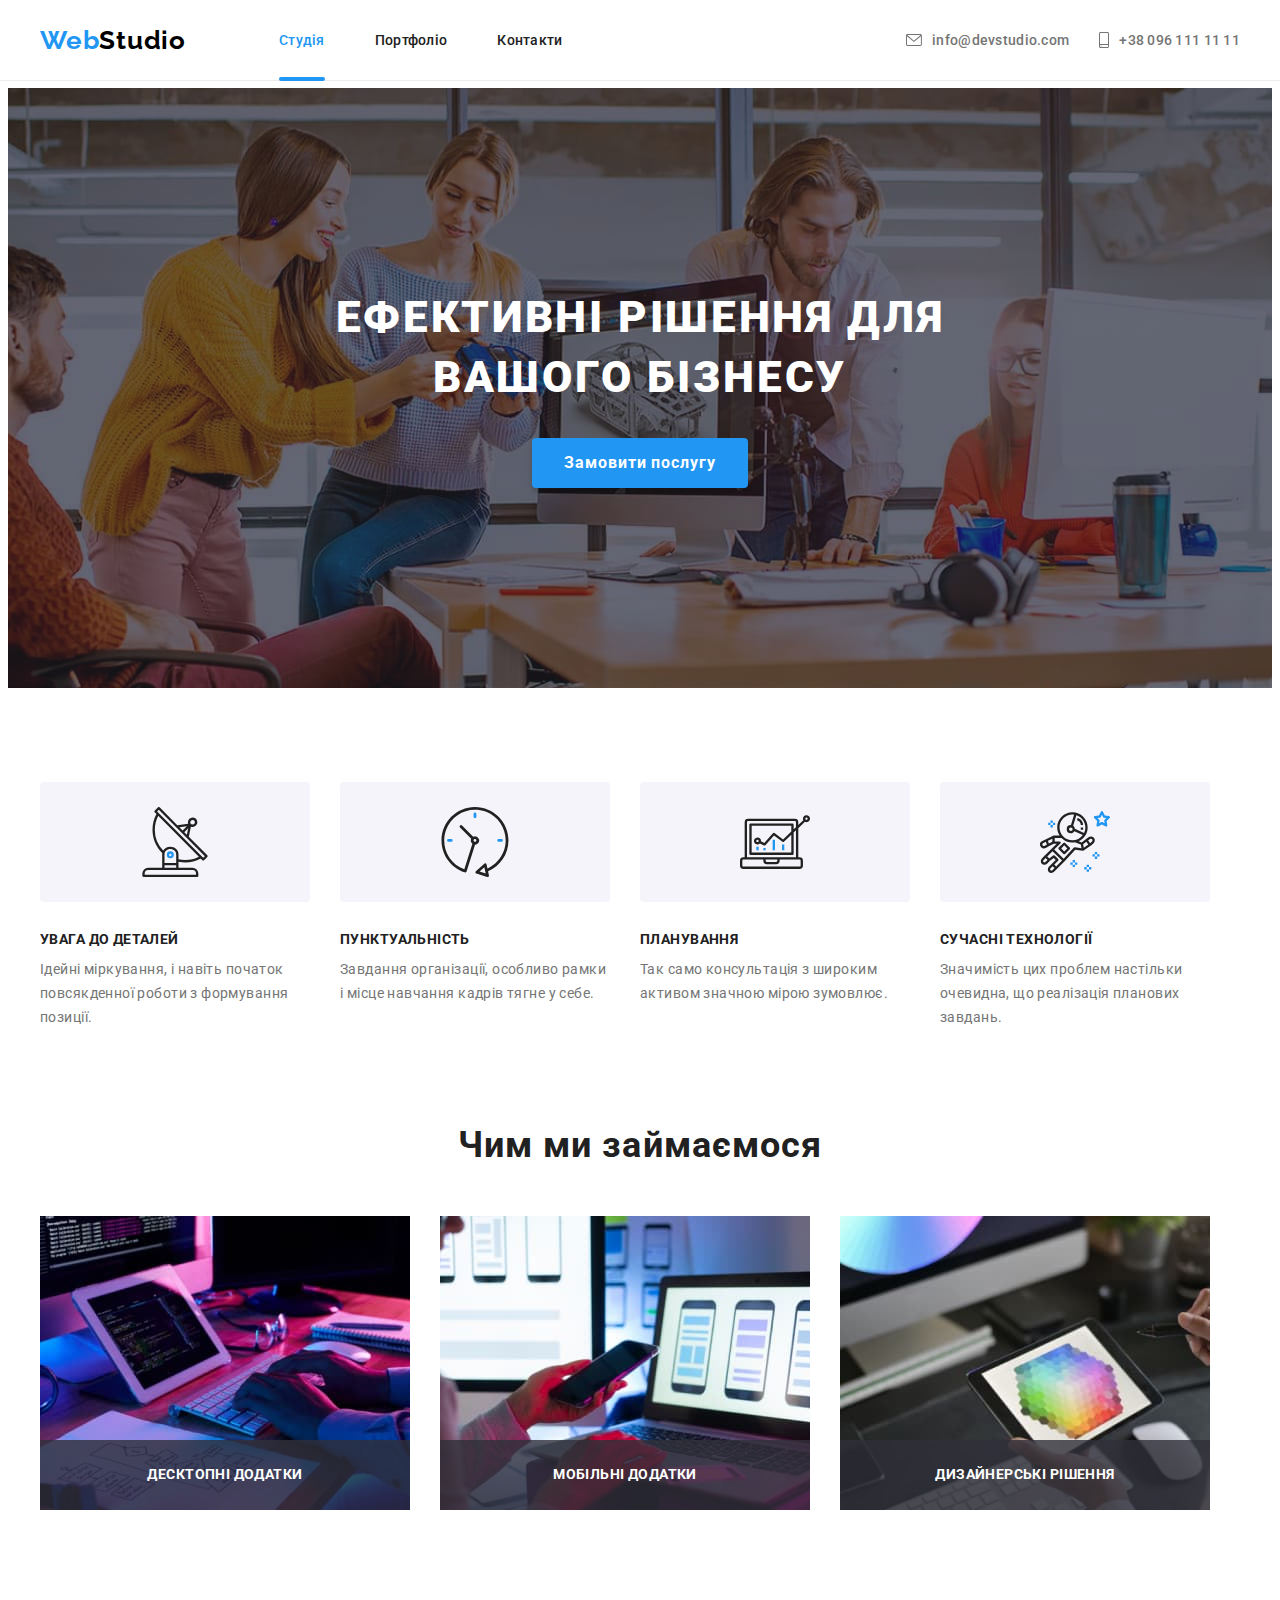
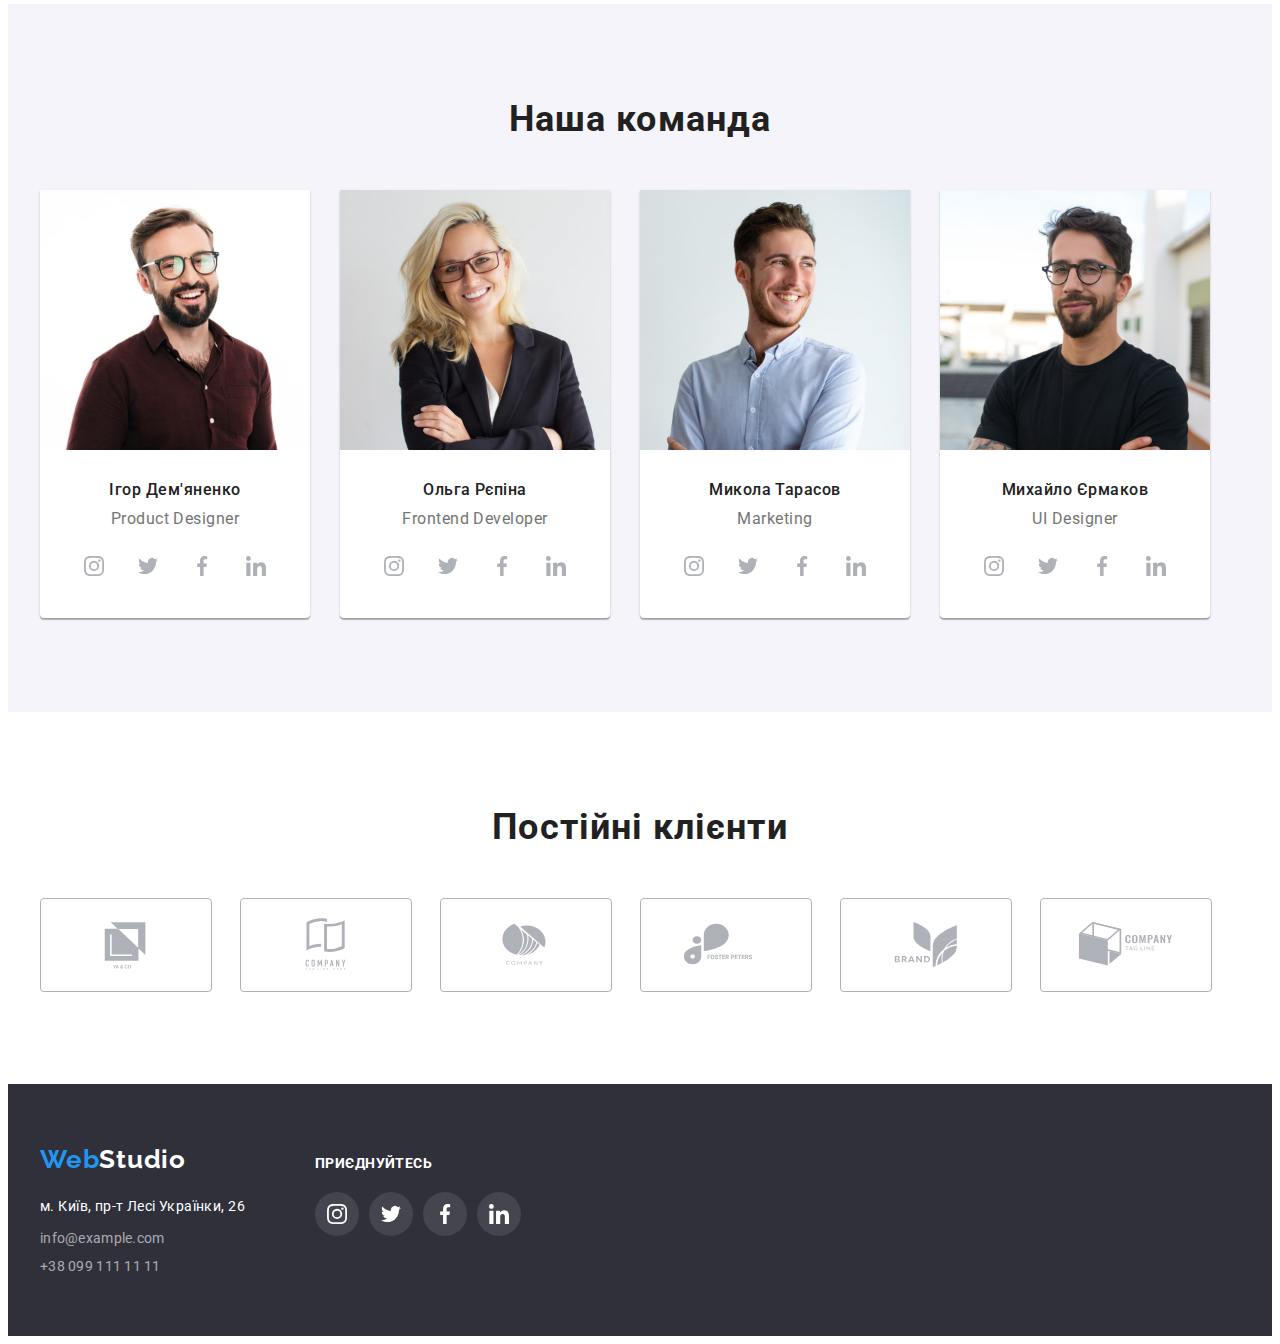
<file: index.html>
<!DOCTYPE html>
<html lang="uk">
<head>
    <meta charset="UTF-8"/>
    <meta http-equiv="X-UA-Compatible" content="IE=edge"/>
    <meta name="viewport" content="width=device-width, initial-scale=1.0"/>
    <title>Студія</title>
    <link rel="preconnect" href="https://fonts.googleapis.com"/>
    <link rel="preconnect" href="https://fonts.gstatic.com" crossorigin/>
    <link href="https://fonts.googleapis.com/css2?family=Raleway:wght@700&family=Roboto:wght@400;500;700;900&display=swap" rel="stylesheet"/>
    <link rel="stylesheet" href="https://cdnjs.cloudflare.com/ajax/libs/modern-normalize/1.1.0/modern-normalize.min.css" integrity="sha512-wpPYUAdjBVSE4KJnH1VR1HeZfpl1ub8YT/NKx4PuQ5NmX2tKuGu6U/JRp5y+Y8XG2tV+wKQpNHVUX03MfMFn9Q==" crossorigin="anonymous" referrerpolicy="no-referrer" />
    <link rel="stylesheet" href="./css/styles.css"/>
</head>
<body>
    <header class="cap">
        <div class="container cap-container">
            <a href ="./index.html" class="cap-logo link" ><span>Web</span>Studio</a>
            <nav class="cap-nav">
                <ul class="cap-list list">
                    <li class="cap-item">
                        <a href="./index.html" class="cap-link link current">Студія</a></li>
                    <li class="cap-item">
                        <a href="./portfolio.html" class="cap-link link ">Портфоліо</a></li>
                    <li class="cap-item">
                        <a href="" class="cap-link link">Контакти</a></li>
                </ul>
            </nav>    
            <ul class="cap-listtoo list">
                <li class="cap-itemtoo">
                    <a href="mailto:info@devstudio.com" class="cap-email link">
                        <svg class="cap-email-icon" width="16" height="12">
                            <use href="./images/icons.svg#icon-email"></use>
                        </svg>
                        <span>info@devstudio.com</span>
                    </a>
                </li>
                <li class="cap-itemtoo">
                    <a href="tel:+380961111111" class="cap-tel link">
                        <svg class="cap-tel-icon" width="10" height="16">
                            <use href="./images/icons.svg#icon-tel"></use>
                        </svg>
                        <span>+38 096 111 11 11</span>
                    </a></li>
            </ul>  
        </div>
    </header>
    <main>
        <section class="decision section">
            <div class="container">
                <h1 class="decision-title">Ефективні рішення для<br/>вашого бізнесу</h1>
                <button type="button" class="decision-btn" data-modal-open >Замовити послугу</button>
            </div>       
        </section>
        <section class="features section">
            <div class="container">
                <h2  class="visually-hidden">Переваги</h2>
                <ul class="features-items list">
                    <li class="features-item ">
                        <div class="features-item-icon">
                            <svg class="icon-antena" width="70" height="70">
                                <use href="./images/icons.svg#icon-antena">                            </use>
                            </svg>
                        </div>
                        <h3  class="features-subtitle">УВАГА ДО ДЕТАЛЕЙ</h3>
                        <p class="features-text">Ідейні міркування, і навіть початок повсякденної роботи з формування позиції.</p>
                    </li>
                    <li class="features-item ">
                        <div class="features-item-icon">
                            <svg class="icon-clock" width="70" height="70">
                                <use href="./images/icons.svg#icon-clock">                            </use>
                            </svg>
                        </div>
                        <h3  class="features-subtitle">ПУНКТУАЛЬНІСТЬ</h3>
                        <p class="features-text">Завдання організації, особливо рамки і місце навчання кадрів тягне у себе.</p>
                    </li>
                    <li class="features-item ">
                        <div class="features-item-icon">
                            <svg class="icon-diagram" width="70" height="70">
                                <use href="./images/icons.svg#icon-diagram">                            </use>
                            </svg>
                        </div>
                        <h3  class="features-subtitle">ПЛАНУВАННЯ</h3>
                        <p class="features-text">Так само консультація з широким активом значною мірою зумовлює.</p>
                    </li>
                    <li class="features-item ">
                        <div class="features-item-icon">
                            <svg class="icon-astronaut" width="70" height="70">
                                <use href="./images/icons.svg#icon-astronaut">                            </use>
                            </svg>
                        </div>
                        <h3  class="features-subtitle">СУЧАСНІ ТЕХНОЛОГІЇ</h3>
                        <p class="features-text">Значимість цих проблем настільки очевидна, що реалізація планових завдань.</p>
                    </li>
                </ul>
            </div>
        </section>
        <section class="examples section">
            <div class="container">
                <h2  class="examples-title">Чим ми займаємося</h2>
                <ul class="examples-items list">
                    <li class="examples-item">
                        <img src="./images/img-hw-01-1.jpg" alt="розмітка сайту" width="370" height="294">
                        <div class="examples-subitem"><p class="examples-text">Десктопні додатки</p></div>
                    </li>
                    <li class="examples-item">
                        <img src="./images/img-hw-01-2.jpg" alt="підбір інтерфейсу мобільного додатку" width="370" height="294">
                        <div class="examples-subitem"><p class="examples-text">Мобільні додатки</p></div>
                    </li>
                    <li class="examples-item">
                        <img src="./images/img-hw-01-3.jpg" alt="кольорова палітра для макета сайту" width="370" height="294">
                        <div class="examples-subitem"><p class="examples-text">Дизайнерські рішення</p></div>
                    </li>
                </ul>
            </div>
        </section>
        <section class="team section">
            <div class="container">
                <h2  class="team-title">Наша команда</h2>
                <ul class="team-items list">
                    <li class="team-item">
                        <img src="./images/img-hw-01-4.jpg" alt="фото Ігора Дем'яненко" width="270" height="260">
                        <div class="team-suit">
                            <h3  class="team-subtitle">Ігор Дем'яненко</h3>
                            <p class="team-text" lang="en">Product Designer</p>
                            <ul class="team-soc list">
                                <li class="team-soc-item">
                                    <a href="" target="_blank" rel="noopener noreferrer nofollow" class="team-soc-link link">
                                        <svg class="icon-instagram" width="20" height="20">
                                            <use href="./images/icons.svg#icon-instagram">                            </use>
                                        </svg>
                                    </a>
                                </li>
                                <li class="team-soc-item">
                                    <a href="" target="_blank" rel="noopener noreferrer nofollow" class="team-soc-link link">
                                        <svg class="icon-twitter" width="20" height="20">
                                            <use href="./images/icons.svg#icon-twitter">                            </use>
                                        </svg>
                                    </a>
                                </li>
                                <li class="team-soc-item">
                                    <a href="" target="_blank" rel="noopener noreferrer nofollow" class="team-soc-link link">
                                        <svg class="icon-facebook" width="20" height="20">
                                            <use href="./images/icons.svg#icon-facebook">                            </use>
                                        </svg>
                                    </a>
                                </li>
                                <li class="team-soc-item">
                                    <a href="" target="_blank" rel="noopener noreferrer nofollow" class="team-soc-link link">
                                        <svg class="icon-linkedin" width="20" height="20">
                                            <use href="./images/icons.svg#icon-linkedin">                            </use>
                                        </svg>
                                    </a>
                                </li>
                            </ul>
                        </div>
                        
                    </li>
                    <li class="team-item">
                        <img src="./images/img-hw-01-5.jpg" alt="фото Ольги Рєпіни " width="270" height="260">
                        <div class="team-suit">
                            <h3  class="team-subtitle">Ольга Рєпіна</h3>
                            <p class="team-text" lang="en">Frontend Developer</p>
                            <ul class="team-soc list">
                                <li class="team-soc-item">
                                    <a href="" target="_blank" rel="noopener noreferrer nofollow" class="team-soc-link link">
                                        <svg class="icon-instagram" width="20" height="20">
                                            <use href="./images/icons.svg#icon-instagram">                            </use>
                                        </svg>
                                    </a>
                                </li>
                                <li class="team-soc-item">
                                    <a href="" target="_blank" rel="noopener noreferrer nofollow" class="team-soc-link link">
                                        <svg class="icon-twitter" width="20" height="20">
                                            <use href="./images/icons.svg#icon-twitter">                            </use>
                                        </svg>
                                    </a>
                                </li>
                                <li class="team-soc-item">
                                    <a href="" target="_blank" rel="noopener noreferrer nofollow" class="team-soc-link link">
                                        <svg class="icon-facebook" width="20" height="20">
                                            <use href="./images/icons.svg#icon-facebook">                            </use>
                                        </svg>
                                    </a>
                                </li>
                                <li class="team-soc-item">
                                    <a href="" target="_blank" rel="noopener noreferrer nofollow" class="team-soc-link link">
                                        <svg class="icon-linkedin" width="20" height="20">
                                            <use href="./images/icons.svg#icon-linkedin">                            </use>
                                        </svg>
                                    </a>
                                </li>
                            </ul>
                        </div>
                    </li >
                    <li class="team-item">
                        <img src="./images/img-hw-01-6.jpg" alt="фото Миколи Тарасова" width="270" height="260">
                        <div class="team-suit">
                            <h3  class="team-subtitle">Микола Тарасов</h3>
                            <p class="team-text" lang="en">Marketing</p>
                            <ul class="team-soc list">
                                <li class="team-soc-item">
                                    <a href="" target="_blank" rel="noopener noreferrer nofollow" class="team-soc-link link">
                                        <svg class="icon-instagram" width="20" height="20">
                                            <use href="./images/icons.svg#icon-instagram">                            </use>
                                        </svg>
                                    </a>
                                </li>
                                <li class="team-soc-item">
                                    <a href="" target="_blank" rel="noopener noreferrer nofollow" class="team-soc-link link">
                                        <svg class="icon-twitter" width="20" height="20">
                                            <use href="./images/icons.svg#icon-twitter">                            </use>
                                        </svg>
                                    </a>
                                </li>
                                <li class="team-soc-item">
                                    <a href="" target="_blank" rel="noopener noreferrer nofollow" class="team-soc-link link">
                                        <svg class="icon-facebook" width="20" height="20">
                                            <use href="./images/icons.svg#icon-facebook">                            </use>
                                        </svg>
                                    </a>
                                </li>
                                <li class="team-soc-item">
                                    <a href="" target="_blank" rel="noopener noreferrer nofollow" class="team-soc-link link">
                                        <svg class="icon-linkedin" width="20" height="20">
                                            <use href="./images/icons.svg#icon-linkedin">                            </use>
                                        </svg>
                                    </a>
                                </li>
                            </ul>
                        </div>
                    </li>
                    <li class="team-item">
                        <img src="./images/img-hw-01-7.jpg" alt="фото Михайла Єрмакова" width="270" height="260">
                        <div class="team-suit">
                            <h3  class="team-subtitle">Михайло Єрмаков</h3>
                            <p class="team-text" lang="en">UI Designer</p>
                            <ul class="team-soc list">
                                <li class="team-soc-item">
                                    <a href="" target="_blank" rel="noopener noreferrer nofollow" class="team-soc-link link">
                                        <svg class="icon-instagram" width="20" height="20">
                                            <use href="./images/icons.svg#icon-instagram">                            </use>
                                        </svg>
                                    </a>
                                </li>
                                <li class="team-soc-item">
                                    <a href="" target="_blank" rel="noopener noreferrer nofollow" class="team-soc-link link">
                                        <svg class="icon-twitter" width="20" height="20">
                                            <use href="./images/icons.svg#icon-twitter">                            </use>
                                        </svg>
                                    </a>
                                </li>
                                <li class="team-soc-item">
                                    <a href="" target="_blank" rel="noopener noreferrer nofollow" class="team-soc-link link">
                                        <svg class="icon-facebook" width="20" height="20">
                                            <use href="./images/icons.svg#icon-facebook">                            </use>
                                        </svg>
                                    </a>
                                </li>
                                <li class="team-soc-item">
                                    <a href="" target="_blank" rel="noopener noreferrer nofollow" class="team-soc-link link">
                                        <svg class="icon-linkedin" width="20" height="20">
                                            <use href="./images/icons.svg#icon-linkedin">                            </use>
                                        </svg>
                                    </a>
                                </li>
                            </ul>
                        </div>
                    </li>
                </ul>  
            </div> 
        </section>
        <section class="clients section">
            <div class="container">
                <h2 class="clients-title">Постійні клієнти</h2>
                <ul class="clients-items list">
                    <li class="clients-item">
                        <a href="" class="clients-link link">
                            <svg class="icon-Logo-yaco" width="106" height="60">
                                <use href="./images/icons.svg#icon-Logo-yaco">                            </use>
                            </svg>
                        </a>
                    </li>
                    <li class="clients-item">
                        <a href="" class="clients-link link">
                            <svg class="icon-Logo-union" width="106" height="60">
                                <use href="./images/icons.svg#icon-Logo-union">              </use>
                            </svg>                        </a>
                    </li>
                    <li class="clients-item">
                        <a href="" class="clients-link link">
                            <svg class="icon-Logo-company" width="106" height="60">
                                <use href="./images/icons.svg#icon-Logo-company">              </use>
                            </svg>              
                        </a>
                    </li>
                    <li class="clients-item">
                        <a href="" class="clients-link link">
                            <svg class="icon-Logo-foster-peters" width="106" height="60">
                            <use href="./images/icons.svg#icon-Logo-foster-peters"></use>
                            </svg>                         
                        </a>
                    </li>
                    <li class="clients-item">
                        <a href="" class="clients-link link">
                            <svg class="icon-Logo-brand" width="106" height="60">
                                <use href="./images/icons.svg#icon-Logo-brand"></use>
                            </svg>                      
                        </a>
                    </li>
                    <li class="clients-item">
                        <a href="" class="clients-link link">
                            <svg class="icon-Logo-tag-line" width="106" height="60">
                                <use href="./images/icons.svg#icon-Logo-tag-line"></use>
                            </svg>                  
                        </a>
                    </li>    
                </ul>
            </div>       
        </section>
    </main>
    <footer class="basement">
        <div class="container">
            <div class="basement-contact">
                <a href="./index.html" class="basement-logo link"><span>Web</span>Studio</a>
                <address>
                    <ul class="basement-items list">
                        <li class="basement-item">
                            <a href="https://goo.gl/maps/n9vAKkXrUeS69LuG7" class="basement-map link" target="_blank" rel="noopener noreferrer nofollow" >м. Київ, пр-т Лесі Українки, 26</a></li>
                        <li class="basement-item">
                            <a href="mailto:info@example.com" class="basement-email link">info@example.com</a></li>
                        <li class="basement-item" >
                            <a href="tel:+380991111111" class="basement-tel link">+38 099 111 11 11</a></li>
                    </ul>
                </address>
            </div>
            <div class="basement-soc">
                <h2 class="basement-soc-title">приєднуйтесь</h2>
                <ul class="basement-soc-list list">
                    <li class="basement-soc-item">
                        <a href="" target="_blank" rel="noopener noreferrer nofollow" class="basement-soc-link link">
                            <svg class="icon-instagram" width="20" height="20">
                                <use href="./images/icons.svg#icon-instagram">                            </use>
                            </svg>
                        </a>
                    </li>
                    <li class="basement-soc-item">
                        <a href="" target="_blank" rel="noopener noreferrer nofollow" class="basement-soc-link link">
                            <svg class="icon-twitter" width="20" height="20">
                                <use href="./images/icons.svg#icon-twitter">                            </use>
                            </svg>
                        </a>
                    </li>
                    <li class="basement-soc-item">
                        <a href="" target="_blank" rel="noopener noreferrer nofollow" class="basement-soc-link link">
                            <svg class="icon-facebook" width="20" height="20">
                                <use href="./images/icons.svg#icon-facebook">                            </use>
                            </svg>
                        </a>
                    </li>
                    <li class="basement-soc-item">
                        <a href="" target="_blank" rel="noopener noreferrer nofollow" class="basement-soc-link link">
                            <svg class="icon-linkedin" width="20" height="20">
                                <use href="./images/icons.svg#icon-linkedin">                            </use>
                            </svg>
                        </a>
                    </li>
                </ul>
            </div>

        </div>
    </footer>
    <div class="backdrop is-hidden" data-modal>
        <div class="modal">
            <button class="btn-close" data-modal-close>
                <svg class="icon-close" width="18" height="18">
                    <use href="./images/icons.svg#icon-close"></use>
                </svg> 
            </button>
        </div>
    </div>
    <script src="./js/modal.js"></script>
</body>
</html>
</file>
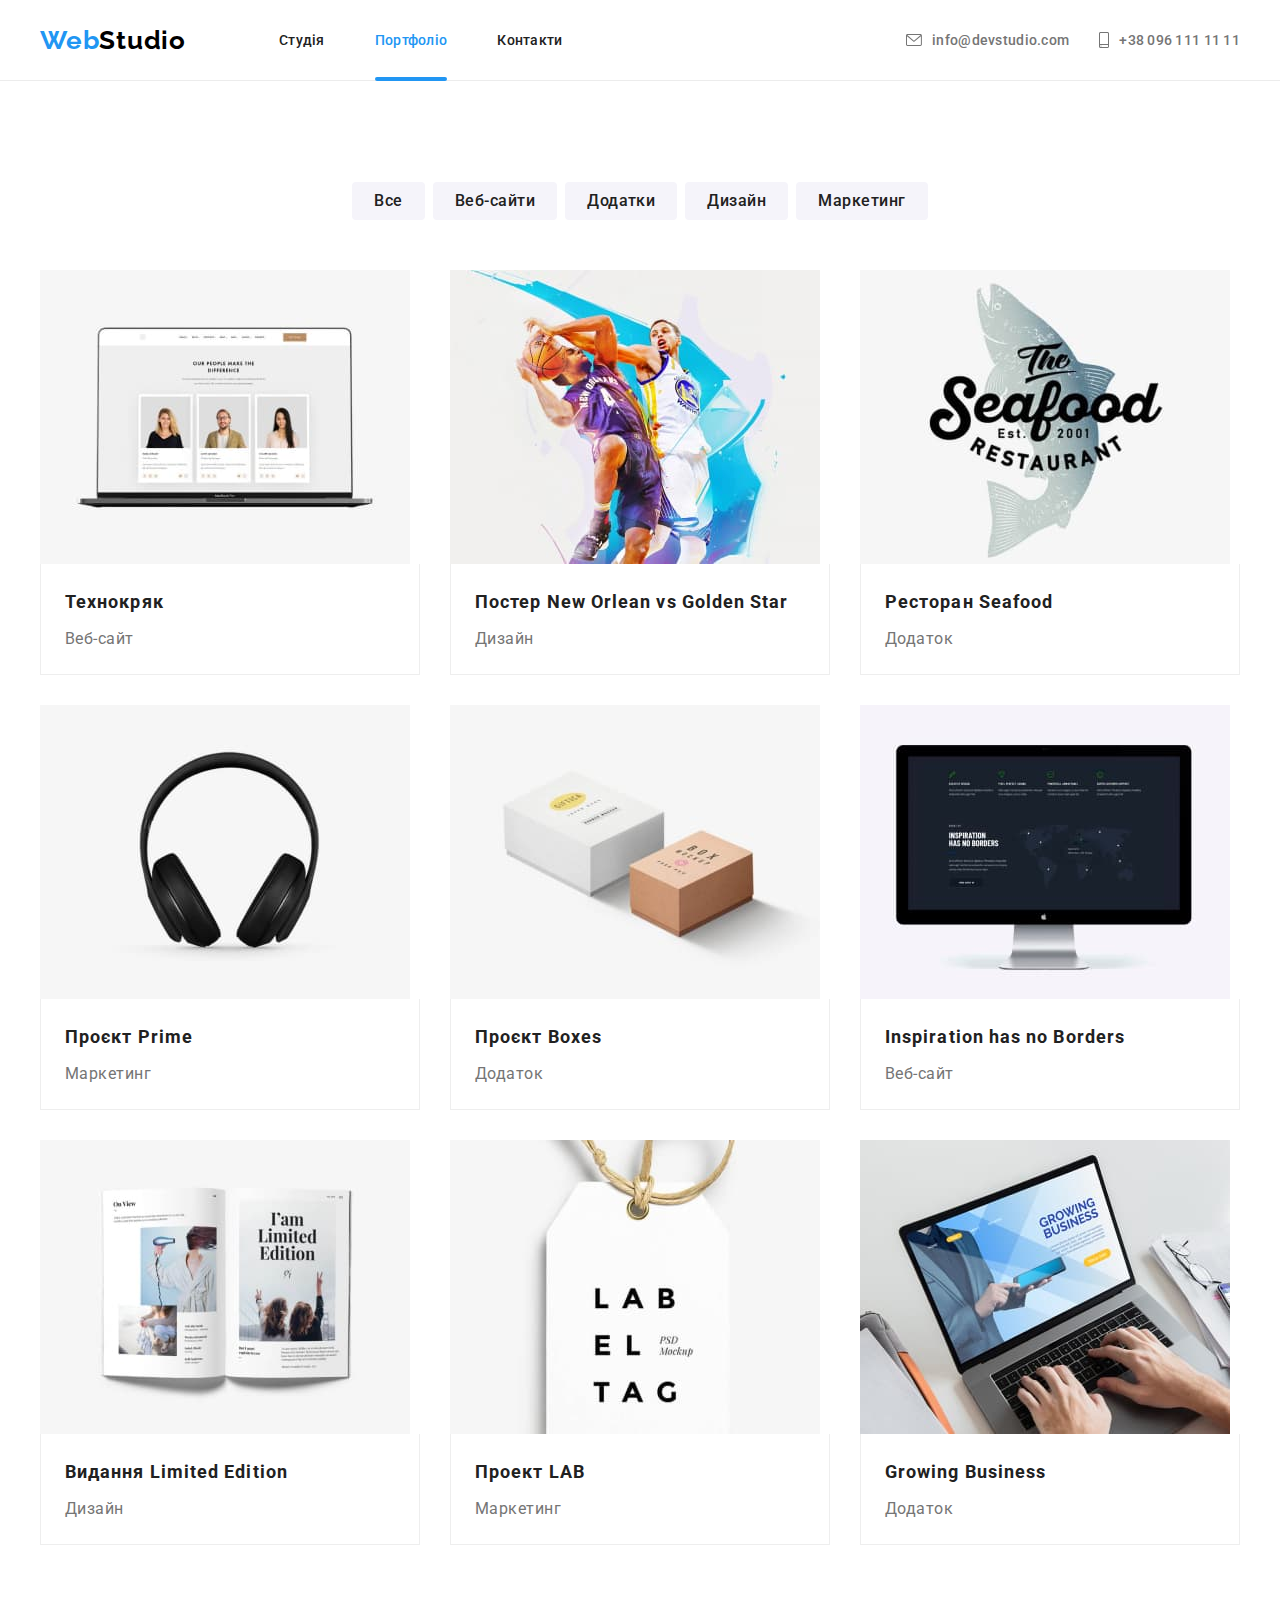
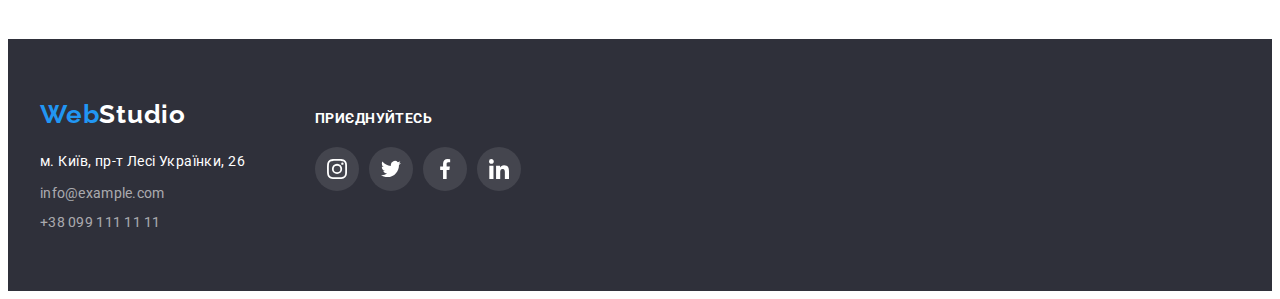
<file: portfolio.html>
<!DOCTYPE html>
<html lang="uk">
<head>
    <meta charset="UTF-8"/>
    <meta http-equiv="X-UA-Compatible" content="IE=edge"/>
    <meta name="viewport" content="width=device-width, initial-scale=1.0"/>
    <title>Портфоліо</title>
    <link rel="preconnect" href="https://fonts.googleapis.com"/>
    <link rel="preconnect" href="https://fonts.gstatic.com" crossorigin/>
    <link href="https://fonts.googleapis.com/css2?family=Raleway:wght@700&family=Roboto:wght@400;500;700;900&display=swap" rel="stylesheet"/>
    <link rel="stylesheet" href="https://cdnjs.cloudflare.com/ajax/libs/modern-normalize/1.1.0/modern-normalize.min.css" integrity="sha512-wpPYUAdjBVSE4KJnH1VR1HeZfpl1ub8YT/NKx4PuQ5NmX2tKuGu6U/JRp5y+Y8XG2tV+wKQpNHVUX03MfMFn9Q==" crossorigin="anonymous" referrerpolicy="no-referrer" />
    <link rel="stylesheet" href="./css/styles.css"/>
</head>
<body>
    <header class="cap">
        <div class="container cap-container">
            <a href ="./index.html" class="cap-logo link" ><span>Web</span>Studio</a>
            <nav class="cap-nav">
                <ul class="cap-list list">
                    <li class="cap-item">
                        <a href="./index.html" class="cap-link link ">Студія</a></li>
                    <li class="cap-item">
                        <a href="./portfolio.html" class="cap-link link current">Портфоліо</a></li>
                    <li class="cap-item">
                        <a href="" class="cap-link link">Контакти</a></li>
                </ul>
            </nav>    
            <ul class="cap-listtoo list">
                <li class="cap-itemtoo">
                    <a href="mailto:info@devstudio.com" class="cap-email link">
                        <svg class="cap-email-icon" width="16" height="12">
                            <use href="./images/icons.svg#icon-email"></use>
                        </svg>
                        <span>info@devstudio.com</span>
                    </a>
                </li>
                <li class="cap-itemtoo">
                    <a href="tel:+380961111111" class="cap-tel link">
                        <svg class="cap-tel-icon" width="10" height="16">
                            <use href="./images/icons.svg#icon-tel"></use>
                        </svg>
                        <span>+38 096 111 11 11</span>
                    </a></li>
            </ul>  
        </div>
    </header>
    <main>
        <section class="filters section">
            <div class="container">
                <h1  class="visually-hidden">Приклади</h1>
                <ul class="filters-buttons list">
                    <li class="filters-item">
                        <button type="button" class="filters-btn ">Все</button></li>
                    <li class="filters-item">
                        <button type="button" class="filters-btn">Веб-сайти</button></li>
                    <li class="filters-item">
                        <button type="button" class="filters-btn">Додатки</button></li>
                    <li class="filters-item">
                        <button type="button" class="filters-btn">Дизайн</button></li>
                    <li class="filters-item">
                        <button type="button" class="filters-btn">Маркетинг</button></li>
                </ul>  
                <ul class="services-items list">
                    <li class="services-item">
                        <a href="" class="services-link link">
                            <div class="services-sublink">
                                <img src="./images/img-hw-02-1.jpg" alt="фото веб-сайту з портфоліо" width="370" height="294">
                                <div class="services-overlay">
                                    <p class="services-overlay-text">Ресурс пропонує комплексні пропозиції з різним рівнем функціоналу та сервісів. Все це дозволить відвідувачу отримати вичерпні відомості про компанію чи приватну особу.                         </p>
                                </div>
                            </div>
                            <div class="services-suite">
                                <h2 class="services-title">Технокряк</h2>
                                <p class="services-text">Веб-сайт</p>
                            </div>
                        </a>
                    </li>
                    <li class="services-item">
                        <a href="" class="services-link link">
                            <div class="services-sublink">
                                <img src="./images/img-hw-02-2.jpg" alt=" постер New Orlean vs Golden Star" width="370" height="294">
                                <div class="services-overlay">
                                    <p class="services-overlay-text">Ресурс пропонує комплексні пропозиції з різним рівнем функціоналу та сервісів. Все це дозволить відвідувачу отримати вичерпні відомості про компанію чи приватну особу.                         </p>
                                </div>
                            </div>
                            <div class="services-suite">
                                <h2   class="services-title">Постер New Orlean vs Golden Star</h2>
                                <p class="services-text">Дизайн</p>
                            </div>
                        </a>
                    </li>
                    <li class="services-item">
                        <a href="" class="services-link link">
                            <div class="services-sublink">
                                <img src="./images/img-hw-02-3.jpg" alt="фото бренду ресторану Seafood" width="370" height="294">
                                <div class="services-overlay">
                                    <p class="services-overlay-text">Ресурс пропонує комплексні пропозиції з різним рівнем функціоналу та сервісів. Все це дозволить відвідувачу отримати вичерпні відомості про компанію чи приватну особу.                         </p>
                                </div>
                            </div>
                            <div class="services-suite">
                                <h2  class="services-title">Ресторан Seafood</h2>
                                <p class="services-text">Додаток</p>
                            </div>
                        </a>
                    </li>
                    <li class="services-item">
                        <a href="" class="services-link link">
                            <div class="services-sublink">
                                <img src="./images/img-hw-02-4.jpg" alt="фото навушників" width="370" height="294">
                                <div class="services-overlay">
                                    <p class="services-overlay-text">Ресурс пропонує комплексні пропозиції з різним рівнем функціоналу та сервісів. Все це дозволить відвідувачу отримати вичерпні відомості про компанію чи приватну особу.                         </p>
                                </div>
                            </div>
                            <div class="services-suite">
                                <h2  class="services-title">Проєкт Prime</h2>
                                <p class="services-text">Маркетинг</p>
                            </div>
                        </a>
                    </li>
                    <li class="services-item">
                        <a href="" class="services-link link">
                            <div class="services-sublink">
                                <img src="./images/img-hw-02-5.jpg" alt="фото різних варіантів паперових боксів" width="370" height="294">
                                <div class="services-overlay">
                                    <p class="services-overlay-text">Ресурс пропонує комплексні пропозиції з різним рівнем функціоналу та сервісів. Все це дозволить відвідувачу отримати вичерпні відомості про компанію чи приватну особу.                         </p>
                                </div>
                            </div>
                            <div class="services-suite">
                                <h2  class="services-title">Проєкт Boxes</h2>
                                <p class="services-text">Додаток</p>
                            </div>
                        </a>
                    </li>
                    <li class="services-item">
                        <a href="" class="services-link link">
                            <div class="services-sublink">
                                <img src="./images/img-hw-02-6.jpg" alt="фото веб-сайту Inspiration has no Borders" width="370" height="294">
                                <div class="services-overlay">
                                    <p class="services-overlay-text">Ресурс пропонує комплексні пропозиції з різним рівнем функціоналу та сервісів. Все це дозволить відвідувачу отримати вичерпні відомості про компанію чи приватну особу.                         </p>
                                </div>
                            </div>
                            <div class="services-suite">
                                <h2  class="services-title">Inspiration has no Borders</h2>
                                <p class="services-text">Веб-сайт</p>
                            </div>
                        </a>
                    </li>
                    <li class="services-item">
                        <a href="" class="services-link link">
                            <div class="services-sublink">
                                <img src="./images/img-hw-02-7.jpg" alt="фото дизайну статті видання Limited Editionв" width="370" height="294">
                                <div class="services-overlay">
                                    <p class="services-overlay-text">Ресурс пропонує комплексні пропозиції з різним рівнем функціоналу та сервісів. Все це дозволить відвідувачу отримати вичерпні відомості про компанію чи приватну особу.                         </p>
                                </div>
                            </div>
                            <div class="services-suite">    
                                <h2  class="services-title">Видання Limited Edition</h2>
                                <p class="services-text">Дизайн</p>
                            </div>
                        </a>
                    </li>
                    <li class="services-item">
                        <a href="" class="services-link link">
                            <div class="services-sublink">
                                <img src="./images/img-hw-02-8.jpg" alt="картинка бірки LAB EL TAG" width="370" height="294">
                                <div class="services-overlay">
                                    <p class="services-overlay-text">Ресурс пропонує комплексні пропозиції з різним рівнем функціоналу та сервісів. Все це дозволить відвідувачу отримати вичерпні відомості про компанію чи приватну особу.                         </p>
                                </div>
                            </div>
                            <div class="services-suite">
                                <h2  class="services-title">Проект LAB</h2>
                                <p class="services-text">Маркетинг</p>
                            </div>
                        </a>
                    </li>
                    <li class="services-item">
                        <a href="" class="services-link link">
                            <div class="services-sublink">
                                <img src="./images/img-hw-02-9.jpg" alt="фото веб-сторінки Growing Business" width="370" height="294">
                                <div class="services-overlay">
                                    <p class="services-overlay-text">Ресурс пропонує комплексні пропозиції з різним рівнем функціоналу та сервісів. Все це дозволить відвідувачу отримати вичерпні відомості про компанію чи приватну особу.                         </p>
                                </div>
                            </div>
                            <div class="services-suite">
                                <h2  class="services-title">Growing Business</h2>
                                <p class="services-text">Додаток</p>
                            </div>
                        </a>
                    </li>
                </ul>
            </div>
        </section>
    </main>
    <footer class="basement">
        <div class="container">
            <div class="basement-contact">
                <a href="./index.html" class="basement-logo link"><span>Web</span>Studio</a>
                <address>
                    <ul class="basement-items list">
                        <li class="basement-item">
                            <a href="https://goo.gl/maps/n9vAKkXrUeS69LuG7" class="basement-map link" target="_blank" rel="noopener noreferrer nofollow" >м. Київ, пр-т Лесі Українки, 26</a></li>
                        <li class="basement-item">
                            <a href="mailto:info@example.com" class="basement-email link">info@example.com</a></li>
                        <li class="basement-item" >
                            <a href="tel:+380991111111" class="basement-tel link">+38 099 111 11 11</a></li>
                    </ul>
                </address>
            </div>
            <div class="basement-soc">
                <h2 class="basement-soc-title">приєднуйтесь</h2>
                <ul class="basement-soc-list list">
                    <li class="basement-soc-item">
                        <a href="" target="_blank" rel="noopener noreferrer nofollow" class="basement-soc-link link">
                            <svg class="icon-instagram" width="20" height="20">
                                <use href="./images/icons.svg#icon-instagram">                            </use>
                            </svg>
                        </a>
                    </li>
                    <li class="basement-soc-item">
                        <a href="" target="_blank" rel="noopener noreferrer nofollow" class="basement-soc-link link">
                            <svg class="icon-twitter" width="20" height="20">
                                <use href="./images/icons.svg#icon-twitter">                            </use>
                            </svg>
                        </a>
                    </li>
                    <li class="basement-soc-item">
                        <a href="" target="_blank" rel="noopener noreferrer nofollow" class="basement-soc-link link">
                            <svg class="icon-facebook" width="20" height="20">
                                <use href="./images/icons.svg#icon-facebook">                            </use>
                            </svg>
                        </a>
                    </li>
                    <li class="basement-soc-item">
                        <a href="" target="_blank" rel="noopener noreferrer nofollow" class="basement-soc-link link">
                            <svg class="icon-linkedin" width="20" height="20">
                                <use href="./images/icons.svg#icon-linkedin">                            </use>
                            </svg>
                        </a>
                    </li>
                </ul>
            </div>
        </div>
    </footer>
    <script src="./js/modal.js"></script>
</body>
</html>
</file>
<file: css/styles.css>
:root {
    --first-title-color: #212121;
    --first-btn-color: #212121;
    --active-color:#2196F3;
    --accent-color:#757575;
    --first-background: #FFFFFF;
    --second-background:#F5F4FA;
    --transition-only:250ms cubic-bezier(0.4, 0, 0.2, 1);
}
p,h1,h2,h3,h4,h5,h6{
    margin: 0;
}
ul,ol{
    margin: 0;
    padding-left: 0;
}
body {
    font-family: Roboto, sans-serif;
    color:var(--accent-color);
}

img {
    display: block;
    max-width: 100%;
    height: auto;
}
main{padding-top: 80px;}

.list {
    list-style: none;
}
.link {
    text-decoration: none;
}
.visually-hidden { 
    position: absolute; 
    width: 1px; 
    height: 1px; 
    margin: -1px; 
    border: 0; 
    padding: 0; 
    white-space: nowrap; 
    clip-path: inset(100%); 
    clip: rect(0 0 0 0); 
    overflow: hidden; 
    }

.container {
    width: 1200px;
    margin-left: auto;
    margin-right: auto;
    padding-left: 15px;
    padding-right: 15px;
    /*outline: 3px solid red;*/
}

.section{
    padding-top: 94px ;
    padding-bottom: 94px;
}

/*----------------cap----------*/
.cap-logo{
    display: block;
    margin-right: 93px;
    padding-top: 24px;
    padding-bottom: 24px;
    font-family:Raleway, sans-serif;
    font-style: normal;
    font-weight: 700;
    font-size: 26px;
    line-height: 1.1923;
    letter-spacing: 0.03em;
    color:#000000;}

.cap > .cap-container {
    display: flex;
    align-items: center;
}
.cap-list{
    display: flex;
}
.cap-item:not(:last-child){
    margin-right: 50px;
}
.cap-itemtoo:not(:last-child){
    margin-right: 30px;
}

.cap{
    position: fixed;
    z-index: 1;
    width: 100%;
    top: 0;
    left: 0;
    min-height: 80px;
    margin-left: auto;
    margin-right: auto;
    background-color: var(--first-background);
    border-bottom: 1px solid #ECECEC;
    }

.cap-logo span{    
    color:var(--active-color);
}

.cap-logo:focus{
    outline:none;;
}
.cap-link{
    display: flex;
    align-items: center;
    padding: 32px 0;
    font-weight: 500;
    font-size: 14px;
    line-height: 1.142;
    letter-spacing: 0.02em;
    color:var(--first-title-color);
    transition: color var(--transition-only);
}
.cap-link:hover,
.cap-link:focus{
    outline:none;
    color: var(--active-color);
}


.cap-listtoo{
    display: flex;
    margin-left: auto;
}

.cap-email,
.cap-tel{
    display: flex;
    align-items: center;
    padding: 32px 0;
    font-weight: 500;
    font-size: 14px;
    line-height: 1.142;
    letter-spacing: 0.02em;
    color:var(--accent-color);
    transition: color var(--transition-only);
}

.cap-email:focus,
.cap-email:hover{outline:none;;
    color: var(--active-color);
}
.cap-tel:focus,
.cap-tel:hover{outline:none;
    color: var(--active-color);
}
.current{
    position: relative;
    color: var(--active-color);}

.current::after {
    position:absolute;
    bottom: -1px;
    left: 0px;
    content: '';
    height: 4px;
    width: 100%;
    border-radius: 2px;
    display: block;
    background-color: var(--active-color);

}

.cap-email-icon,
.cap-tel-icon{
    margin-right: 10px;
    fill: currentColor;
    transition: fill var(--transition-only);
}

.cap-email-icon:hover,
.cap-email-icon:focus,
.cap-tel-icon:hover,
.cap-tel-icon:focus{
    fill:#2196F3;
}

/*---------------decision-----*/

.decision{
    padding-top: 200px;
    padding-bottom: 200px;
    max-width: 1600px;
    margin-left: auto;
    margin-right: auto;
    background-color: #C4C4C4;
    background-image: linear-gradient(
    to right,
    rgba(47, 48, 58, 0.4),
    rgba(47, 48, 58, 0.4)),url("../images/img-hw-04-bgr.jpg");
    background-repeat: no-repeat;
    background-position: center;
    background-size: cover;}

.decision-title{
    min-width: 696px;
    margin-left: auto;
    margin-right: auto;
    margin-bottom: 30px;
    font-weight: 900;
    font-size: 44px;
    line-height: 1.36;
    text-align: center;
    letter-spacing: 0.06em;
    text-transform: uppercase;
    color: #FFFFFF;
}
.decision-btn{
    margin-left: auto;
    margin-right: auto;
    display: block;
    padding: 10px 32px;
    font-family: inherit;
    font-style: normal;
    font-weight: 700;
    font-size: 16px;
    line-height: 1.88;
    align-items: center;
    text-align: center;
    letter-spacing: 0.06em;
    color: #FFFFFF;
    background-color: var(--active-color);
    box-shadow: 0px 4px 4px rgba(0, 0, 0, 0.15);
    border-radius: 4px;
    border: none;
    transition: background-color var(--transition-only);}

.decision-btn:hover,
.decision-btn:focus{
    outline:none;
    background-color: #188CE8;
}

.decision-btn,
.filters-btn {
    cursor: pointer;
}

.features{
    margin-left: auto;
    margin-right: auto;}

.features-items{
    display: flex;
}
.features-item:not(:last-child) {
margin-right: 30px;}

.features-item {width: 270px;
}

.features-item-icon{
    display: flex;
    height: 120px;
    justify-content: center;
    align-items: center;
    margin-bottom: 30px;
    background-size: contain;
    background-repeat: no-repeat;
    background-position: center;
    background-color:#F5F4FA;
    border-radius: 4px;
} 


.features-subtitle{
    margin-bottom: 10px;
    font-weight: 700;
    font-size: 14px;
    line-height: 1.14;
    letter-spacing: 0.03em;
    text-transform: uppercase;
    color: var(--first-title-color);
}

.features-text{
    font-size: 14px;
    line-height: 1.71;
    letter-spacing: 0.03em;
    color:var(--accent-color);
}

.examples {
    margin-left: auto;
    margin-right: auto;
    padding-top: 0;
}

.examples-title{
    margin-bottom: 50px;
    margin-right: auto;
    margin-left: auto;
    min-width: 366px;
    font-weight: 700;
    font-size: 36px;
    line-height: 1.17;
    text-align: center;
    letter-spacing: 0.03em;
    color: var(--first-title-color);
}

.examples-items {
    display: flex;
}

.examples-item:not(:last-child) {
    margin-right: 30px;
    min-width: 370px;
}
.features,
.examples{ background: var(--first-background)}

.examples-item{
    position:relative;
}
.examples-text{
    font-family: 'Roboto';
    font-style: normal;
    font-weight: 700;
    font-size: 14px;
    line-height: 1.14;
    text-align: center;
    letter-spacing: 0.03em;
    text-transform: uppercase;
    color:rgba(255, 255, 255, 1);}

.examples-subitem{
    position: absolute;
    bottom: 0;
    width: 100%;    
    height: 70px;
    background-color: rgba(47, 48, 58, 0.8);
    display: flex;
    align-items: center;
    justify-content: center;
    

}

.team-title{
    margin-bottom: 50px;
    margin-right: auto;
    margin-left: auto;
    min-width: 264px;
    font-weight: 700;
    font-size: 36px;
    line-height: 1.17;
    text-align: center;
    letter-spacing: 0.03em;
    color: var(--first-title-color);}
    

.team{
    margin-left: auto;
    margin-right: auto;
    background-color:var(--second-background);
}

.team-subtitle{
    font-weight: 500;
    font-size: 16px;
    line-height: 1.19;
    text-align: center;
    letter-spacing: 0.03em;
    color: var(--first-title-color);   }

.team-text{
    font-size: 16px;
    line-height: 1.19;
    text-align: center;
    letter-spacing: 0.03em;
    color:var(--accent-color);
    margin-bottom: 16px;
    }

.team-items{
    display: flex;
}
    
.team-item:not(:last-child) {
    margin-right: 30px;
    } 

.team-suit{
    padding-top: 30px;
    padding-bottom: 30px;
}

.team-item{
    min-width: 270px;
    background-color:var(--first-background);
    box-shadow: 0px 1px 3px rgba(0, 0, 0, 0.12), 0px 1px 1px rgba(0, 0, 0, 0.14), 0px 2px 1px rgba(0, 0, 0, 0.2);
    border-radius: 0px 0px 4px 4px;
} 

.team-subtitle{
    margin-bottom: 10px;
}    

.team-soc{
    display: flex;
    justify-content: center;
    gap: 10px;
}
.team-soc-link{
    width: 44px;
    height: 44px;
    border-radius: 50%;
    background-color: rgba(255, 255, 255, 0.1);
    display: flex;
    align-items: center;
    justify-content: center;
    fill:#AFB1B8;
    transition: background-color var(--transition-only), fill var(--transition-only);
    }
    
.team-soc-link:hover, 
.team-soc-link:focus{
    outline: none;
    fill: var(--first-background);
    background-color:var(--active-color);       }

.clients-title{
    margin-bottom: 50px;
    margin-right: auto;
    margin-left: auto;
    font-weight: 700;
    font-size: 36px;
    line-height: 1.17;
    text-align: center;
    letter-spacing: 0.03em;
    color: var(--first-title-color);}

.clients-items{
    display: flex;
}
.clients-item {
    width: 170px;
    height: 92px;}
    

.clients-item:not(:last-child) {
    margin-right: 30px;}

.clients-link {
        display: flex;
        align-items: center;
        justify-content: center;
        height: 100%;
        width: 100%;
        border: 1px solid #AFB1B8;
        border-radius: 4px;
        fill: #AFB1B8;
        transition: border var(--transition-only), fill var(--transition-only);
            }

.clients-link:hover,
.clients-link:focus {
    border: 1px solid var(--active-color);    
    fill:var(--active-color);
    outline: none;
    }

    /*-------portfolio------*/

.filters{
        margin-left: auto;
        margin-right: auto;}

.filters-btn{
    display: block;
    padding: 6px 22px;
    font-family:inherit;;
    font-style: normal;
    font-weight: 500;
    font-size: 16px;
    line-height: 1.62;
    text-align: center;
    letter-spacing: 0.03em;
    color: var(--first-btn-color);
    background-color:var(--second-background);
    border-radius: 4px;
    border:none;
    outline: none;
    box-shadow: none;
    transition: color var(--transition-only),background-color var(--transition-only),
    box-shadow var(--transition-only);
}
.filters-buttons{
    display: flex;
    justify-content: center;
    margin-bottom: 50px;    
}
.filters-item:not(:last-child){
    margin-right: 8px;
}


.filters-btn:hover,
.filters-btn:focus{
    color: #FFFFFF;
    background-color: var(--active-color);
    box-shadow: 0px 3px 1px rgba(0, 0, 0, 0.1), 0px 1px 2px rgba(0, 0, 0, 0.08), 0px 2px 2px rgba(0, 0, 0, 0.12);
}

.services-items{
    display: flex;
    flex-wrap: wrap;
    column-gap: 30px;
    row-gap: 30px;
}
.services-title{
    margin-bottom: 4px;
    font-weight: 700;
    font-size: 18px;
    line-height: 2;
    letter-spacing: 0.06em;
    color: var(--first-title-color);}

.services-link {
    display: block;
    box-shadow: none;
    transition: box-shadow var(--transition-only);
}
.services-link:hover,
.services-link:focus{
    border: var(--active-color);
    outline: none;
    box-shadow: 0px 1px 1px rgba(0, 0, 0, 0.12), 0px 4px 4px rgba(0, 0, 0, 0.06), 1px 4px 6px rgba(0, 0, 0, 0.16);

}
.services-link:hover .services-overlay,
.services-link:focus .services-overlay {
    transform: translateY(0);}

.services-sublink{
    position: relative;
    overflow: hidden;
}
.services-overlay{
    position: absolute;
    bottom: 0;
    left: 0;
    width: 100%;
    height: 100%;
    background-color: rgba(33, 150, 243, 0.9);
    padding: 63px 24px;
    transform: translateY(100%);
    transition: transform var(--transition-only);
}
.services-overlay-text{
    font-family: 'Roboto';
    font-style: normal;
    font-weight: 400;
    font-size: 18px;
    line-height: 1.56;
    letter-spacing: 0.03em;
    color: #fff;}

.services-suite{
    padding: 20px 24px;
    border-bottom: 1px solid #EEEEEE;
    border-left: 1px solid #EEEEEE;
    border-right: 1px solid #EEEEEE;
}
.services-text{
    font-size: 16px;
    line-height: 1.88;
    letter-spacing: 0.03em;
    color:var(--accent-color);
}


.services-item{
width: calc((100% - 60px) / 3);
}
/*------basement-----*/

.basement{
    margin-right: auto;
    margin-left: auto;
    padding-top: 60px;
    padding-bottom: 60px;
    background-color:  #2F303A;
}

.basement>.container{
    display: flex;
    align-items: baseline;
}

.basement-contact{
    display: block;
    margin-right: 70px;
}

.basement-logo{
    display: inline-block;
    margin-bottom: 20px;
    font-family:Raleway, sans-serif;
    font-style: normal;
    font-weight: 700;
    font-size: 26px;
    line-height: 1.19;
    letter-spacing: 0.03em;
    color: #FFFFFF;
    outline-color: none;
    transition: outline-color var(--transition-only);
}
.basement-logo:focus{
    outline-color:var(--active-color);
}
.basement-logo span{    
    color:var(--active-color);
}

.basement-item:not(:last-child){
    margin-bottom: 9px;}

.basement-map{
    display: inline-block;
    font-style: normal;
    font-weight: 400;
    font-size: 14px;
    line-height: 1.71;
    letter-spacing: 0.03em;
    color: #FFFFFF;
    transition: color var(--transition-only);}

.basement-email,
.basement-tel{
    display: inline-block;
    font-style: normal;
    font-weight: 400;
    font-size: 14px;
    line-height: 1.33;
    letter-spacing: 0.02em;
    color: rgba(255, 255, 255, 0.6);
    transition: color var(--transition-only);
}


.basement-email:focus,
.basement-email:hover{
    outline:none;
    color: var(--active-color);
}
.basement-tel:focus,
.basement-tel:hover{
    outline:none;
    color: var(--active-color);
}
.basement-map:focus,
.basement-map:hover{
    outline:none;
    color: var(--active-color);}

.basement-soc-title{
    margin-bottom: 20px;
    font-family: 'Roboto';
    font-style: normal;
    font-weight: 700;
    font-size: 14px;
    line-height: 1.14;
    letter-spacing: 0.03em;
    text-transform: uppercase;
    color:var(--first-background);
}
.basement-soc-list{
    display: flex;
    justify-content: center;
    gap: 10px;
}
.basement-soc-link{
    width: 44px;
    height: 44px;
    border-radius: 50%;
    background-color: rgba(255, 255, 255, 0.1);
    display: flex;
    align-items: center;
    justify-content: center;
    fill:var(--first-background);
    transition: background-color var(--transition-only);
}

.basement-soc-link:hover, 
.basement-soc-link:focus{
    background-color:var(--active-color);
    outline:none;
}

.btn-close{
    width: 30px;
    height: 30px;
    border-radius: 50%;
    background-color: #FFFFFF;
    display: flex;
    padding: 0;
    align-items: center;
    justify-content: center;
    border: 1px solid rgba(0, 0, 0, 0.1);
    cursor: pointer;

}
.icon-close{
    display: block;
}

.backdrop {
    position: fixed;
    top: 0;
    left: 0;
    width: 100%;
    height: 100%;
    background-color: rgba(0, 0, 0, 0.2);
    z-index: 2;
    opacity: 1;
    transition: opacity var(--transition-only),visibility var(--transition-only);
    
}

.backdrop.is-hidden {
    visibility:hidden;
    opacity: 0;
    pointer-events: none;
}
.backdrop.is-hidden>.modal{
    opacity: 0;
    transform: translate(-50%, -50%) scale(1.3);
}

.modal {
    position:absolute;
    top: 50%;
    left: 50%;
    transform: translate(-50%, -50%) scale(1);
    min-height: 581px;
    min-width: 528px;
    padding: 8px;
    display: flex;
    justify-content: flex-end;
    background-color: #fff;
    box-shadow: 0px 1px 3px rgba(0, 0, 0, 0.12), 0px 1px 1px rgba(0, 0, 0, 0.14), 0px 2px 1px rgba(0, 0, 0, 0.2);
    border-radius: 4px;
    opacity: 1;
    transition: transform 600ms, opacity var(--transition-only);

}
</file>
